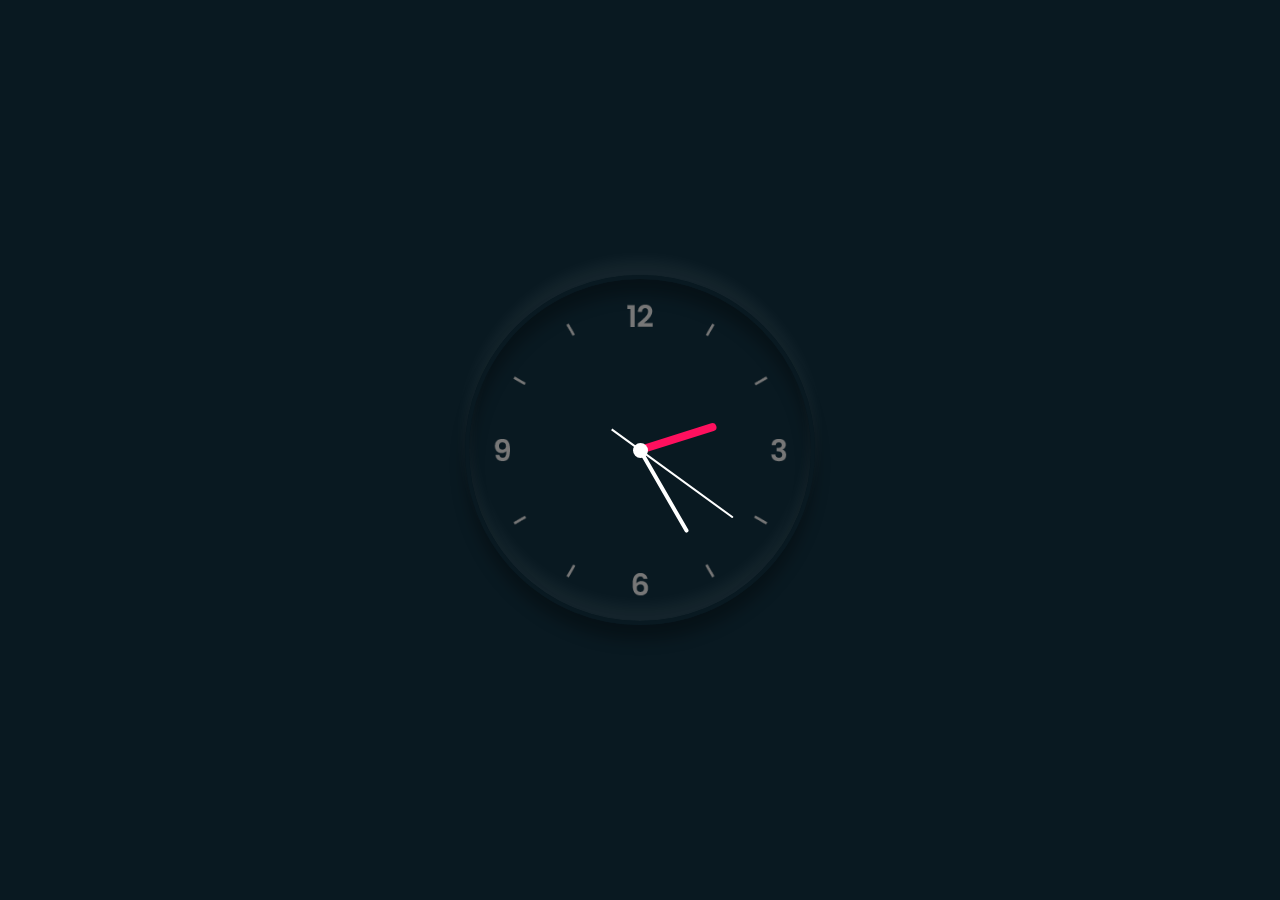
<file: index.html>
<!DOCTYPE html>
<html lang="en">
<head>
    <meta charset="UTF-8">
    <meta http-equiv="X-UA-Compatible" content="IE=edge">
    <meta name="viewport" content="width=device-width, initial-scale=1.0">
    <link rel="stylesheet" href="style.css">
    <title>Clock</title>
</head>
<body>
    <div class="clock">
        <div class="hour">
            <div class="hr" id="hr"></div>
        </div>
        <div class="min">
            <div class="mn" id="mn"></div>
        </div>
        <div class="sec">
            <div class="sc" id="sc"></div>
        </div>
    </div>


    <script src="index.js"></script>
</body>
</html>
</file>
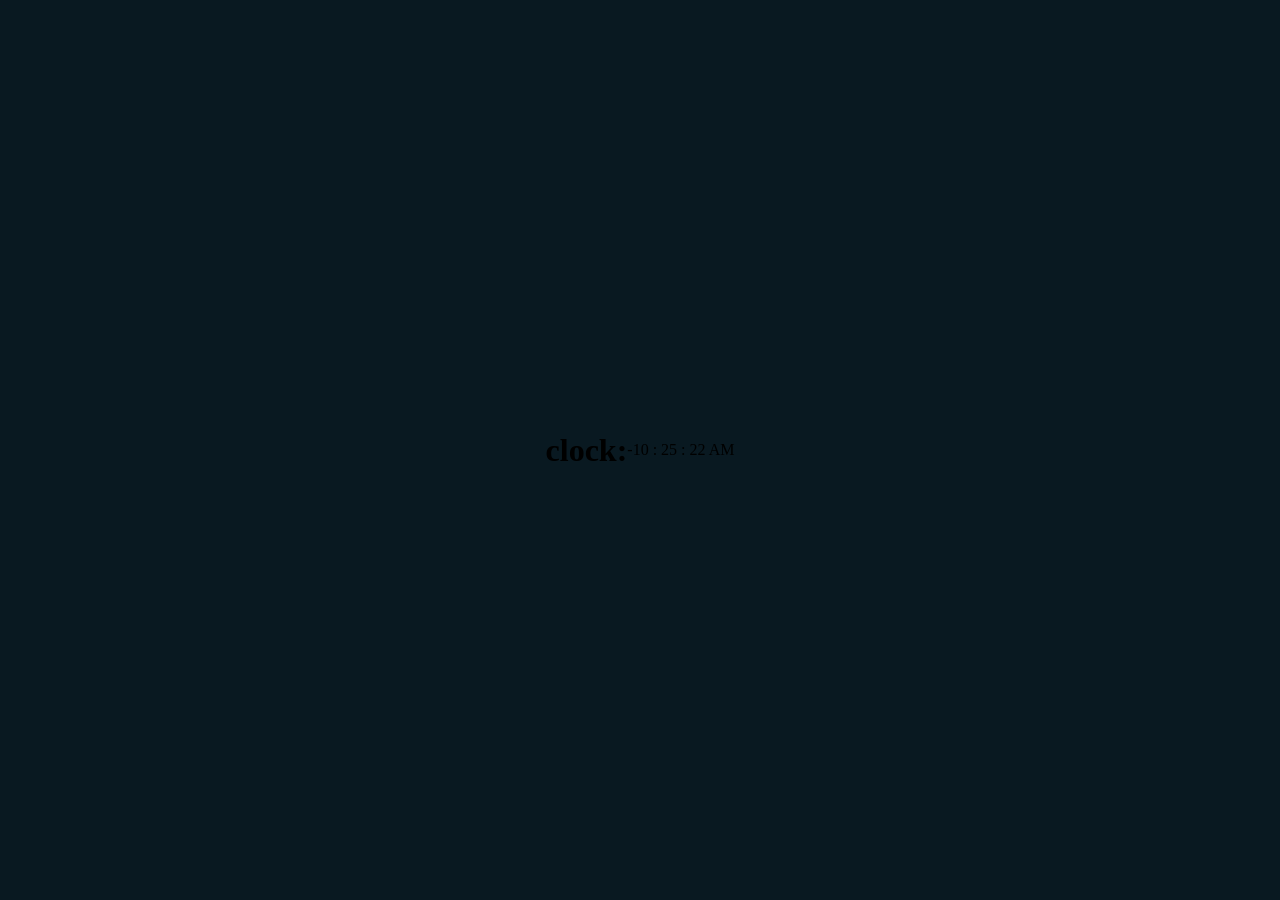
<file: clock.html>
<!DOCTYPE html>
<html lang="en">
<head>
    <meta charset="UTF-8">
    <meta http-equiv="X-UA-Compatible" content="IE=edge">
    <meta name="viewport" content="width=, initial-scale=1.0">
    <title>clock</title>
    <link rel="stylesheet" href="style.css">

    <style>
        /* body{
            background-color: rgb(205, 230, 230);
            align-items: center;
        } */
    </style>
</head>
<body>
    <h1>clock:</h1>
    <div id="box">
        <div id="clock" ><span id="hour"></span> : <span id="min"></span> : <span id="sec"></span> <span id="am"></span></div>
    </div>


    <script>
        
        var date =new Date()
        var h = date.getHours(); 
        var m = date.getMinutes();
        var s = date.getSeconds();
        var a = "PM"

        if(h==0){
            h=12;
        }
        if(h<12){
            h=h-12;
            a="AM";

        }
       
        // document.getElementById('hour').innerHTML = h;
        // document.getElementById('min').innerHTML = m;
        // document.getElementById('sec').innerHTML = s;
        // document.getElementById('am').innerHTML = a;
        function timer()
        {
            s++;
            if(s==60)
            {
                s=0;
                m++;
            }

            if(m==60)
            {
                m=0;
                h++;
            }  
        
        document.getElementById('hour').innerHTML = h;
        document.getElementById('min').innerHTML = m;
        document.getElementById('sec').innerHTML = s;
        document.getElementById('am').innerHTML=a;
        setTimeout(timer,1000);
        }
      timer()
        

    
    </script>
</body>
</html>
</file>
<file: style.css>
*{
   margin: 0;
   padding: 0;
   box-sizing: border-box; 
}

body{
    display: flex;
    justify-content: center;
    align-items: center;
    min-height: 100vh;
    background: #091921;
}

.clock{
    width: 350px;
    height: 350px;
    display: flex;
    justify-content: center;
    align-items: center;
    background: url(imges/clock.png);
    background-size: cover;
    border: 4px solid #091921;
    border-radius: 100%;
    box-shadow: 0 -15px 15px rgba(255,255,255,0.05),
                inset 0 -15px 15px rgba(255,255,255,0.05),
                0 15px 15px rgba(0,0,0,0.3),
                inset 0 15px 15px rgba(0,0,0,0.3);
}

.clock::before{
    content: '';
    position: absolute;
    width: 15px;
    height: 15px;
    background-color: #ffffff;
    border-radius: 100%;
    z-index: 10000;
}

.clock .hour,
.clock .min,
.clock .sec{
    position: absolute;
}

.clock .hour, .hr{
    width: 160px;
    height: 160px;
}

.clock .min, .mn{
    width: 190px;
    height: 190px;
}

.clock .sec, .sc{
    height: 230px;
    width: 230px;
}

.hr, .mn, .sc{
     display: flex;
     justify-content: center;
     /* align-items: center; */
     position: absolute;
     border-radius: 50%;
}

.hr::before{
    content: '';
    position: absolute;
    width: 8px;
    height: 80px;
    background-color: #ff105e;
    z-index: 10;
    border-radius: 6px 6px 0 0;
}

.mn::before{
    content: '';
    position: absolute;
    width: 4px;
    height: 90px;
    background-color: #fff;
    z-index: 11;
    border-radius: 6px 6px 0 0;
}

.sc::before{
    content: '';
    position: absolute;
    width: 2px;
    height: 150px;
    background-color: #fff;
    z-index: 11;
    border-radius: 6px 6px 0 0;
}
</file>
